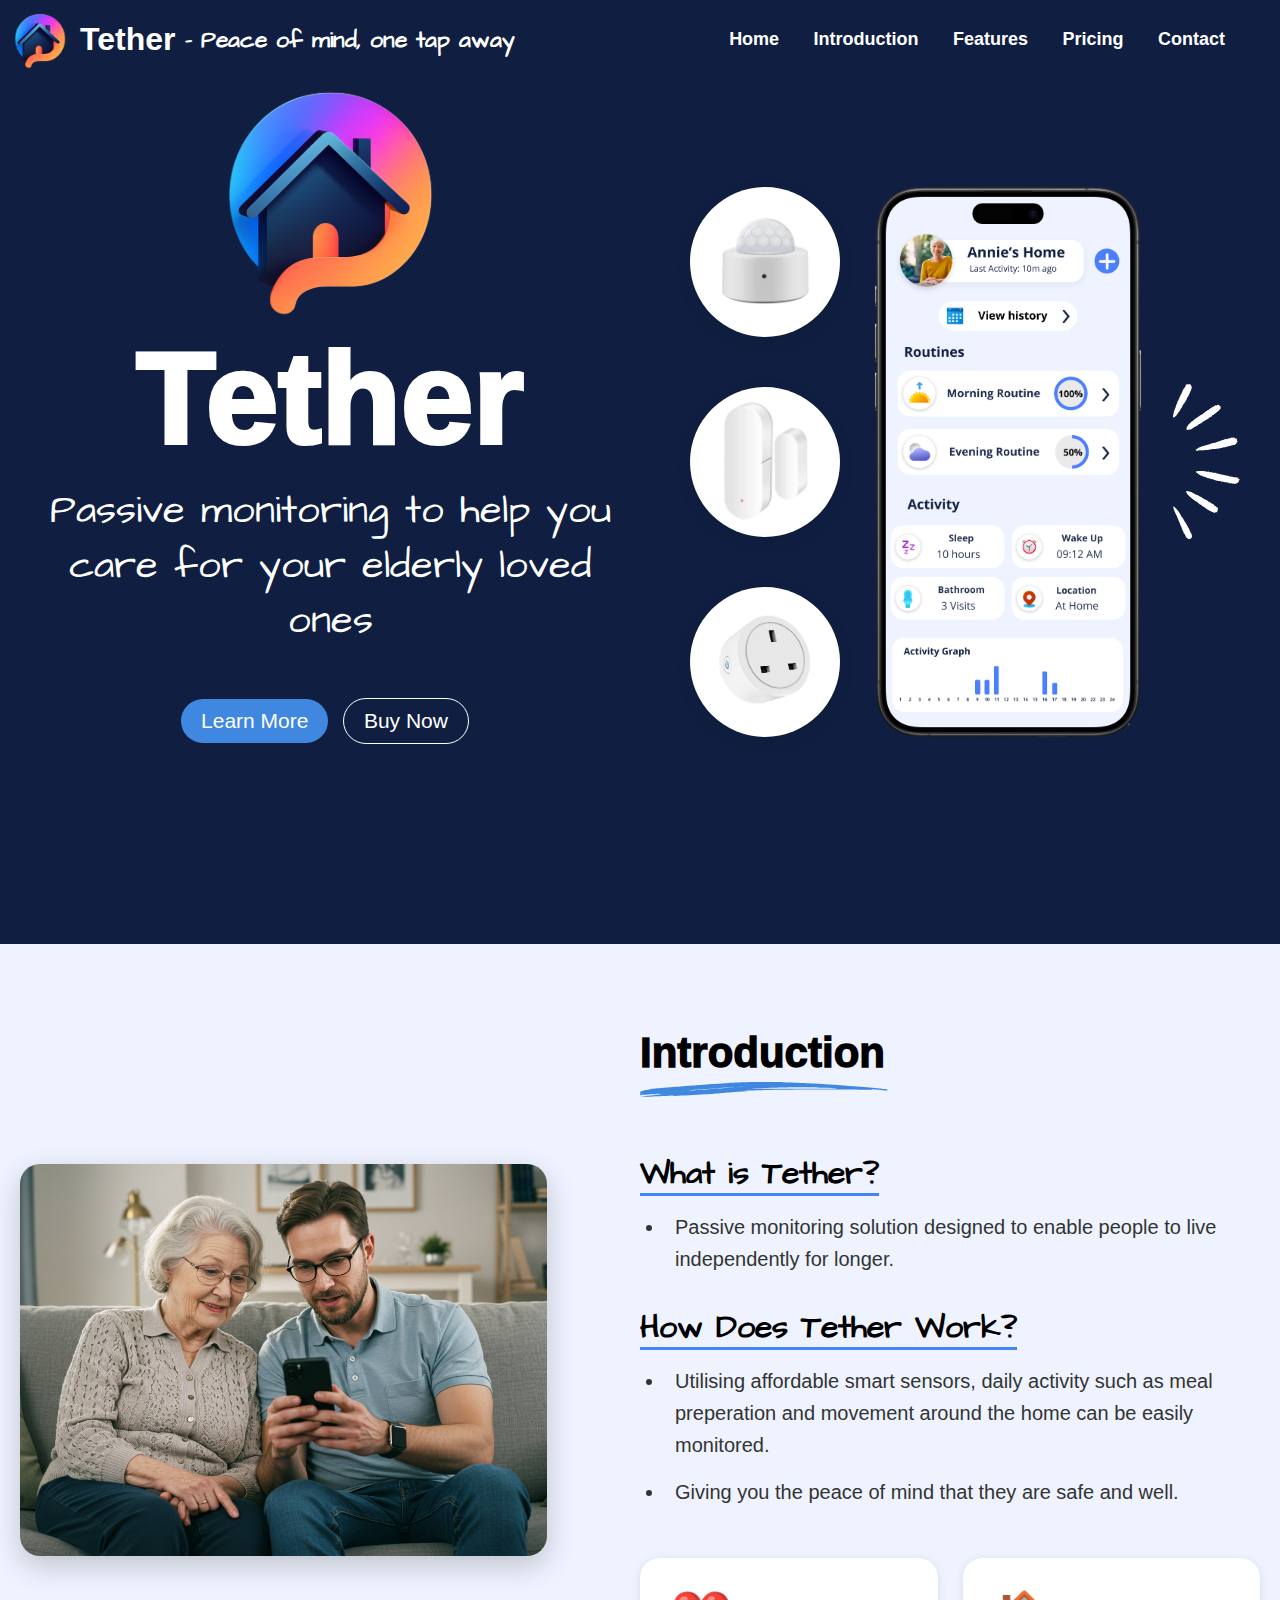
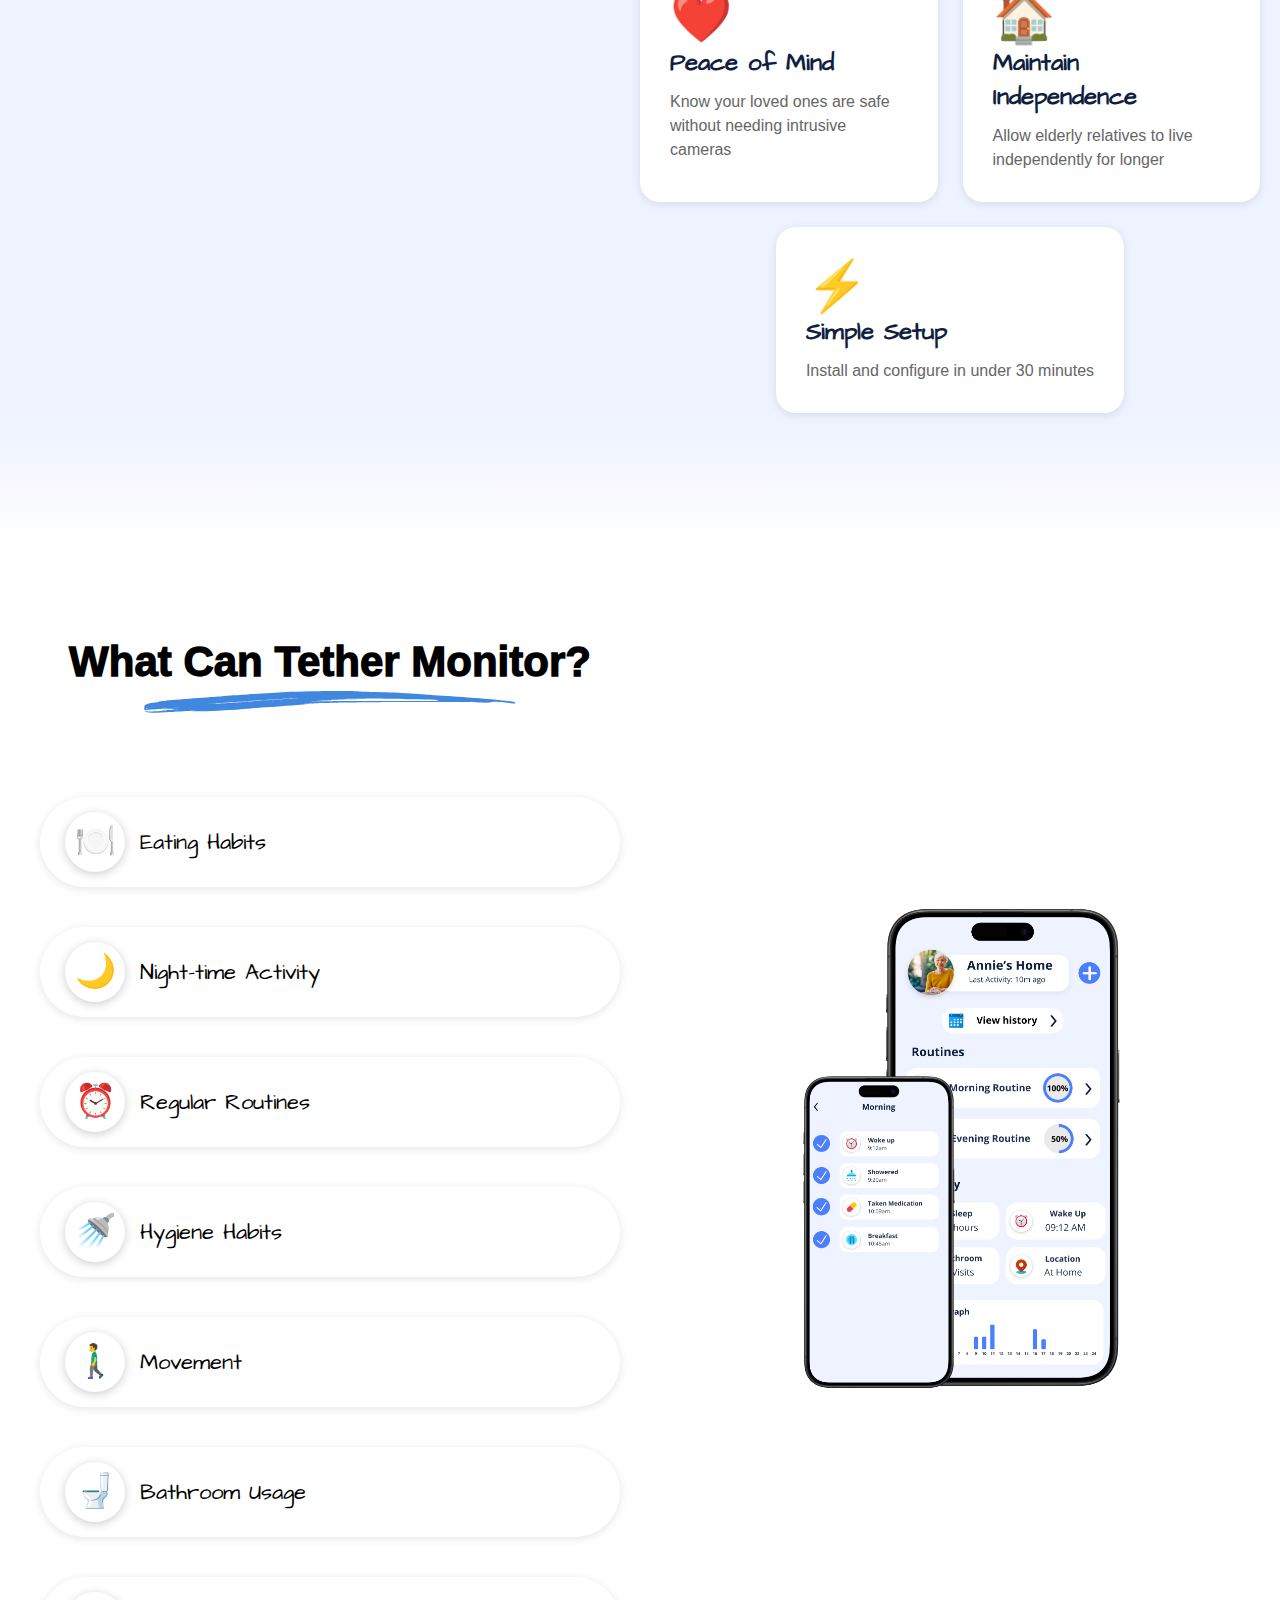
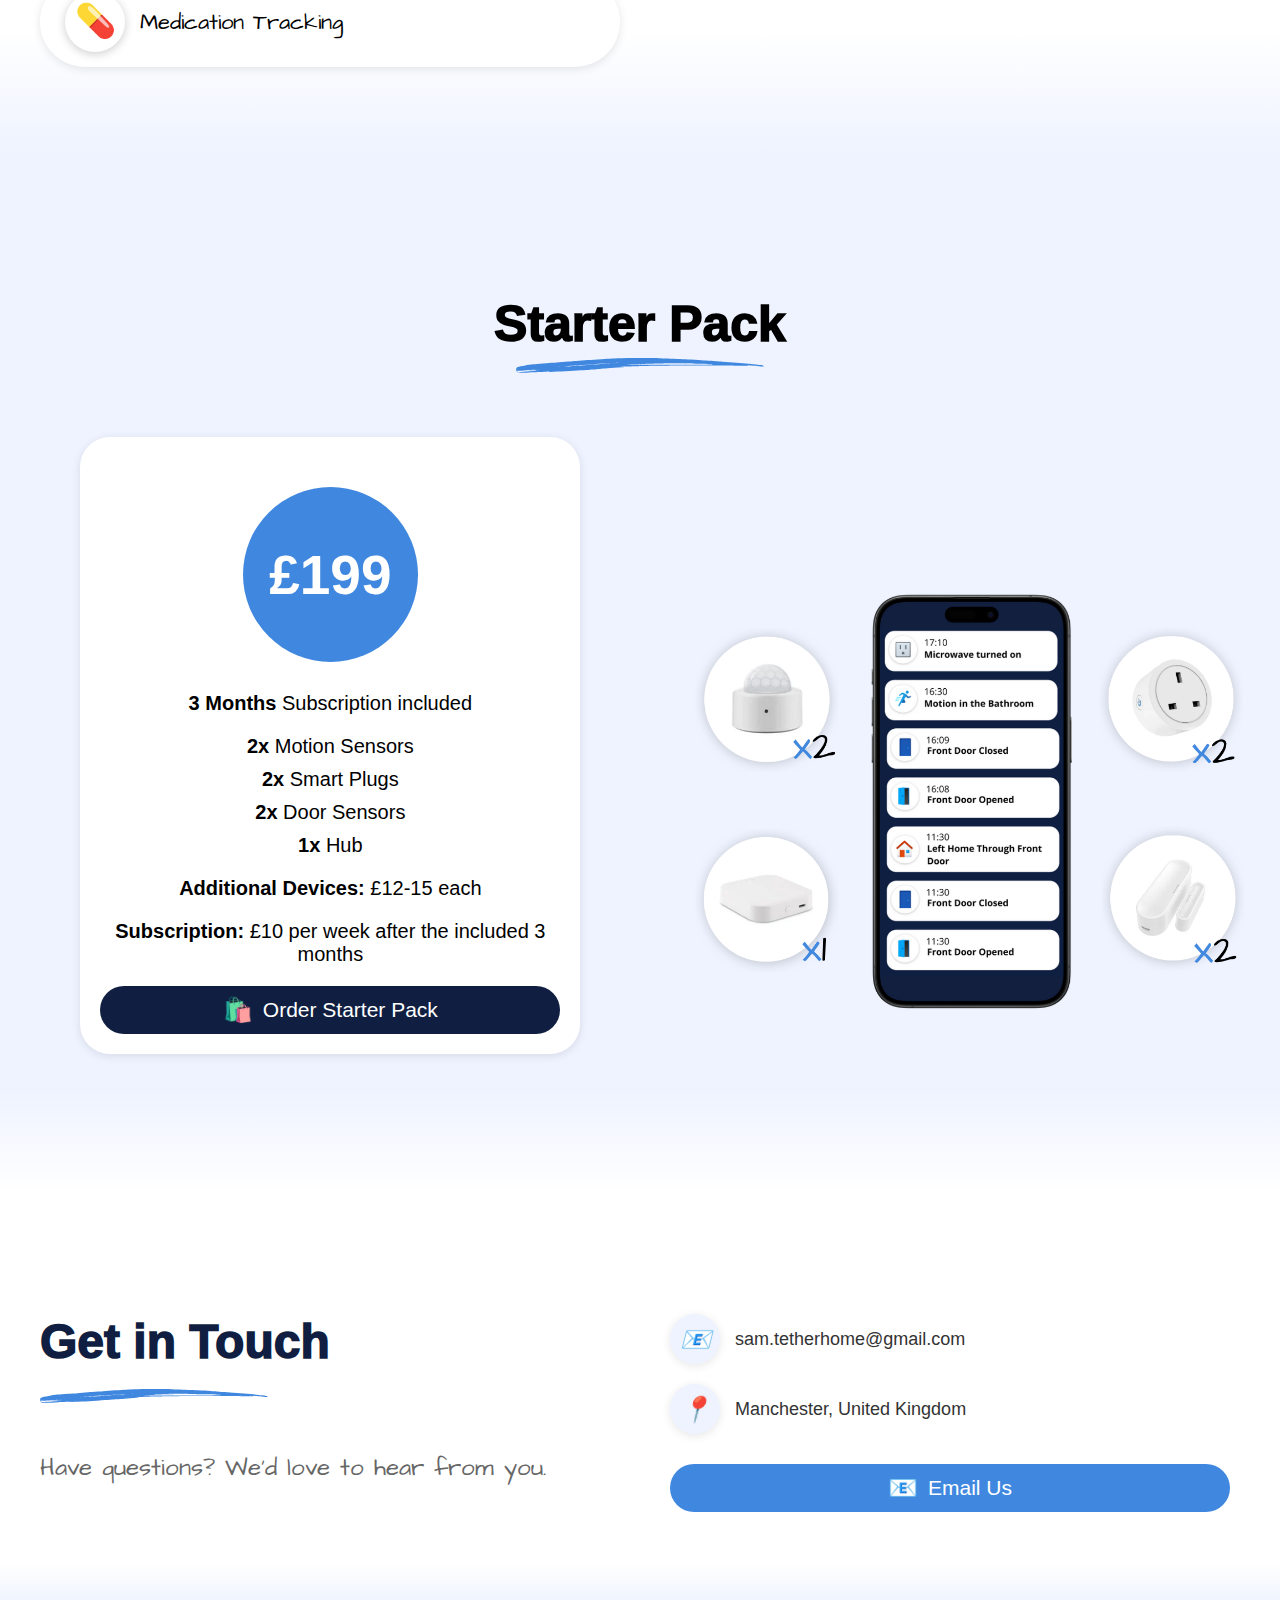
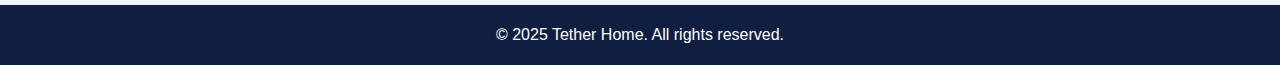
<file: index.html>
<!DOCTYPE html>
<html lang="en">
<head>
  <meta charset="UTF-8">
  <meta name="viewport" content="width=device-width, initial-scale=1.0">
  <meta charset="UTF-8">
  <meta name="viewport" content="width=device-width, initial-scale=1.0">
  
  <!-- Add SEO meta tags -->
  <meta name="description" content="Tether - A passive monitoring solution helping elderly loved ones live independently. Smart sensors for peace of mind, one tap away.">
  <meta name="keywords" content="elderly monitoring, senior care, smart home, independent living, elderly care, remote monitoring, senior safety">
  <meta name="author" content="Tether Home">
  
  <!-- Open Graph meta tags for social sharing -->
  <meta property="og:title" content="Tether - Peace of Mind, One Tap Away">
  <meta property="og:description" content="Help your elderly loved ones live independently with smart home monitoring.">
  <meta property="og:image" content="https://tetherhome.co.uk/assets/tether-og-image.png">
  <meta property="og:url" content="https://tetherhome.co.uk">
  <meta property="og:type" content="website">
  
  <!-- Twitter Card meta tags -->
  <meta name="twitter:card" content="summary_large_image">
  <meta name="twitter:title" content="Tether - Peace of Mind, One Tap Away">
  <meta name="twitter:description" content="Help your elderly loved ones live independently with smart home monitoring.">
  <meta name="twitter:image" content="https://tetherhome.co.uk/assets/tether-og-image.png">
  
  <!-- Canonical URL -->
  <link rel="canonical" href="https://tetherhome.co.uk">
  <link rel="icon" type="image/png" href="assets/favicon.png">
  <link rel="preconnect" href="https://fonts.googleapis.com">
  <link rel="preconnect" href="https://fonts.gstatic.com" crossorigin>
  <link href="https://fonts.googleapis.com/css2?family=Architects+Daughter&display=swap" rel="stylesheet">
  <title>Tether - Peace of Mind, One Tap Away | Elderly Care Monitoring</title>
  <link rel="stylesheet" href="style.css">
  <script defer src="script.js"></script>
  <!-- Google tag (gtag.js) -->
  <script async src="https://www.googletagmanager.com/gtag/js?id=G-RD9FTXMR1Q"></script>
  <script>
    window.dataLayer = window.dataLayer || [];
    function gtag(){dataLayer.push(arguments);}
    gtag('js', new Date());

    gtag('config', 'G-RD9FTXMR1Q');
  </script>
</head>
<body>

  <!-- Navigation -->
  <header role="banner">
    <div class="logo">
      <img src="assets/tether-transparent.png" alt="Tether Logo" class="main-logo">
      <h1>Tether</h1>
      <h2> - Peace of mind, one tap away</h2>
    </div>
    <div class="burger-menu">
        <div class="burger-line"></div>
        <div class="burger-line"></div>
        <div class="burger-line"></div>
    </div>
    <nav>
      <ul class="nav-links">
        <li><a href="#home">Home</a></li>
        <li><a href="#introduction">Introduction</a></li>
        <li><a href="#features">Features</a></li>
        <li><a href="#pricing">Pricing</a></li>
        <li><a href="#contact">Contact</a></li>
      </ul>
    </nav>
  </header>

  <main role="main">
    <!-- Home Section -->
    <section id="home" aria-label="Home">
      <div class="home-container">
        <div class="home-left">
          <img src="assets/tether-transparent.svg" alt="Tether Logo" class="main-logo">
          <h1>Tether</h1>
          <!-- <p class="tagline">Peace of mind, one tap away</p> -->
          <p class="tagline">Passive monitoring to help you care for your elderly loved ones</p>
          <div class="cta-buttons">
              <a href="#introduction" class="btn btn-primary">Learn More</a>
              <a href="#pricing" class="btn btn-secondary">Buy Now</a>
          </div>
        </div>
        <div class="home-right">
          <div class="sensor-circles">
              <div class="sensor-circle">
                  <img src="assets/motion-sensor.png" alt="Motion Sensor">
              </div>
              <div class="sensor-circle">
                  <img src="assets/door-sensor.png" alt="Door Sensor">
              </div>
              <div class="sensor-circle">
                  <img src="assets/smart-plug.png" alt="Smart Plug">
              </div>
          </div>
          <img src="assets/home-mock.png" alt="Tether App Preview" class="app-preview">
          <img src="assets/emphasis-lines.svg" alt="Tether Logo" class="lines">
        </div>
      </div>
    </section>

    <section id="introduction" aria-label="Introduction">
      <div class="intro-content">
          <div class="intro-content-left">
              <img src="assets/intro-image.jpg" alt="App Preview" class="intro-image">
          </div>
          <div class="intro-content-right">
              <div class="title-container">
                  <h2 class="intro-title">Introduction</h2>
                  <img src="assets/title-line.svg" alt="lines" class="title-line">
              </div>
              <h3 class="intro-subtitle">What is Tether?</h3>
              <ul class="intro-list">
                  <li>Passive monitoring solution designed to enable people to live independently for longer.</li>
              </ul>
              <h3 class="intro-subtitle">How Does Tether Work?</h3>
              <ul class="intro-list">
                  <li>Utilising affordable smart sensors, daily activity such as meal preperation and movement around the home can be easily monitored.</li>
                  <li>Giving you the peace of mind that they are safe and well.</li>
              </ul>
              <div class="benefits-grid">
                  <div class="benefit-card">
                      <div class="benefit-icon">❤️</div>
                      <div class="text-content">
                          <h4>Peace of Mind</h4>
                          <p>Know your loved ones are safe without needing intrusive cameras</p>
                      </div>
                  </div>
                  <div class="benefit-card">
                      <div class="benefit-icon">🏠</div>
                      <div class="text-content">
                          <h4>Maintain Independence</h4>
                          <p>Allow elderly relatives to live independently for longer</p>
                      </div>
                  </div>
                  <div class="benefit-card">
                      <div class="benefit-icon">⚡</div>
                      <div class="text-content">
                          <h4>Simple Setup</h4>
                          <p>Install and configure in under 30 minutes</p>
                      </div>
                  </div>
              </div>
            </div>
      </div>
    </section>

    <!-- Features Section -->
    <section id="features" aria-label="Features">
      <div class="features-container">
        <div class="features-left">
            <div class="title-container">
                <h2 class="intro-title">What Can Tether Monitor?</h2>
                <img src="assets/title-line.svg" alt="lines" class="features-title-line">
            </div>
            <ul>
                <li data-icon="🍽️">Eating Habits</li>
                <li data-icon="🌙">Night-time Activity</li>
                <li data-icon="⏰">Regular Routines</li>
                <li data-icon="🚿">Hygiene Habits</li>
                <li data-icon="🚶‍♂️">Movement</li>
                <li data-icon="🚽">Bathroom Usage</li>
                <li data-icon="💊">Medication Tracking</li>
            </ul>
        </div>
        <div class="features-right">
            <img src="assets/double-mock.png" alt="double-mock" class="double-mock">
        </div>
      </div>
      
    </section>
  <!--
    <section id="sensors">
      <div class="sensors-container">
          <div class="sensors-left">
              <img src="assets/sensor-diagram.jpg" alt="Sensor Diagram" class="sensors-diagram">
          </div>
          <div class="sensors-right">
              <div class="title-container centre">
                  <h2 class="intro-title">The Sensors</h2>
                  <img src="assets/title-line.svg" alt="lines" class="title-line">
              </div>
              <div class="sensor-features">
                  <div class="sensor-feature">
                      <div class="feature-icon">£</div>
                      <p>Each device costs between £12 and £15</p>
                  </div>
                  <div class="sensor-feature">
                    <div class="feature-icon">
                        <img src="assets/matter-logo.png" alt="Download Icon" class="feature-icon-img">
                    </div>
                    <p>Uses the latest smart home protocol, 'Matter', enabling seamless pairing</p>
                </div>
                <div class="sensor-feature">
                  <div class="feature-icon">
                      <img src="assets/globe-icon.png" alt="Globe Icon" class="feature-icon-img">
                  </div>
                  <p>Reliable off-the-shelf sensors, no custom hardware</p>
              </div>
              </div>
          </div>
      </div>
    </section> -->


    <!-- Pricing Section -->
    <section id="pricing" aria-label="Pricing">
      
      <div class="title-container">
        <h2 class="intro-title">Starter Pack</h2>
        <img src="assets/title-line.svg" alt="lines" class="title-line">
      </div>
      <div class="pricing-container">

        <div class="pricing-left">
          
          <div class="price-text-container">
            <div class="price-circle">
              <span class="amount">£199</span>
            </div>
            <div class="pricing-text">
              <p><strong>3 Months</strong> Subscription included</p>
              <ul>
                <li><strong>2x</strong> Motion Sensors</li>
                <li><strong>2x</strong> Smart Plugs</li>
                <li><strong>2x</strong> Door Sensors</li>
                <li><strong>1x</strong> Hub</li>
              </ul>
              <p><strong>Additional Devices:</strong> £12-15 each</p>
              <p><strong>Subscription:</strong> £10 per week after the included 3 months</p>
              <a href="mailto:sam.tetherhome@gmail.com?subject=Tether%20Starter%20Pack%20Order&body=Hi%2C%0D%0A%0D%0AI'd%20like%20to%20order%20a%20Tether%20Starter%20Pack.%0D%0A%0D%0APlease%20contact%20me%20to%20arrange%20payment%20and%20delivery.%0D%0A%0D%0ABest%20regards" class="btn btn-primary buy-btn">
                  <span class="bag-icon">🛍️</span>
                  Order Starter Pack
              </a>
            </div>
          </div>
        </div>


        <div class="pricing-right">
          <img src="assets/pricing-diagram.jpg" alt="Pricing Diagram" class="pricing-diagram">
        </div>
      </div>
    
    </section>

  <!-- Contact Section -->
  <section id="contact" aria-label="Contact">
    <div class="contact-container">
      <div class="contact-left">
        <div class="title-container">
          <h2 class="contact-title">Get in Touch</h2>
          <img src="assets/title-line.svg" alt="lines" class="title-line">
        </div>
        <p class="contact-subtitle">Have questions? We'd love to hear from you.</p>
      </div>
      <div class="contact-right">
        <div class="contact-info">
          <div class="contact-info-item">
            <i>📧</i>
            <p>sam.tetherhome@gmail.com</p>
          </div>
          <div class="contact-info-item">
            <i>📍</i>
            <p>Manchester, United Kingdom</p>
          </div>
        </div>
        <a href="mailto:sam.tetherhome@gmail.com?subject=Tether%20Contact%20Us&body=Hi%2C%0D%0A%0D%0A%5BYour%20message%20here%5D%0D%0A%0D%0ABest%20regards%2C%0D%0A%5BYour%20name%5D" class="btn btn-primary contact-btn">
          <span class="email-icon">📧</span>
          Email Us
        </a>
      </div>
    </div>
  </section>
  </main>

  <!-- Footer -->
  <footer role="contentinfo">
    <p>&copy; 2025 Tether Home. All rights reserved.</p>
  </footer>

</body>
</html>
</file>
<file: style.css>
/* Reset and Base Styles */
body {
    font-family: 'Open Sans', sans-serif;
    margin: 0;
    padding: 0;
    text-align: center;
    background-color: #ffffff;
    scroll-behavior: smooth;
}

ul {
    list-style-type: none;
    padding: 0;
}

ul li {
    font-size: 18px;
    margin: 10px 0;
}

/* Header and Navigation */
header {
    background: #101F41;
    color: white;
    position: sticky;
    padding: 0 10px; 
    top: 0;
    width: 100%;
    z-index: 1000;
    display: flex;
    justify-content: space-between;
    align-items: center;
    flex-wrap: wrap;
}

header .logo {
    margin: 0;
    display: flex;
    align-items: center;
    gap: 10px;
    justify-content: center;
}

header .main-logo {
    width: 60px;
}

header h2 {
    font-size: 23px;
    font-family: 'Architects Daughter', cursive;
}

nav ul {
    list-style: none;
    padding: 0;
    padding-right: 30px;
    margin: 0;
}

nav ul li {
    display: inline-block;
    margin: 0 15px;
}

nav ul li a {
    color: white;
    text-decoration: none;
    font-weight: bold;
}

/* Common Section Styles */
section {
    padding: 100px 20px;
}

.btn {
    display: inline-block;
    padding: 10px 20px;
    background: #4088DF;
    color: white;
    text-decoration: none;
    margin-top: 10px;
    margin-right: 10px;
    border-radius: 40px;
    font-size: 21px;
}

.btn-secondary {
  border: 1px solid #ffffff;
  background-color: #101F41;
}
/* Common Title Styles */
.intro-title {
    font-size: 42px;
    margin-bottom: 5px;
    color: 'black';
    position: relative;
    font-weight: 1000;
}

.title-line {
    max-width: 40%;
    height: auto;
    margin-bottom: 20px;
}

.intro-subtitle {
    font-size: 32px;
    margin: 30px 0 15px 0;
    font-family: 'Architects Daughter', cursive;
    text-decoration: underline;
    text-decoration-color: #4285f4;
    text-decoration-thickness: 3px;
    text-underline-offset: 10px;
}

/* Home Section */
#home {
    background: #101F41;
    color: white;
    min-height: 80vh;
    display: flex;
    align-items: center;
    justify-content: center;
    padding-top: 0;
}

.home-container {
    display: flex;
    align-items: center;
    justify-content: space-between;
    max-width: 1500px;
    margin: 0 auto;
    padding: 0 20px;
    gap: 40px;
}

.home-left {
    flex: 1;
    padding-bottom: 100px;
}

.home-left h1 {
    font-size: 130px;
    font-weight: 1000;
    margin: 0;
    color: white;
}

.tagline {
    font-size: 40px;
    font-family: 'Architects Daughter', cursive;
    margin-top: 10px;
}

.tagline-sub {
    font-size: 30px;
    margin-top: 10px;
}

.home-right {
    flex: 1;
    display: flex;
    justify-content: right;
    align-items: center;
    position: relative;
}

.app-preview {
    max-width: 50%;
    height: auto;
}

.lines {
    padding-left: 20px;
    max-width: 15%;
    height: auto;
}

.sensor-circles {
    position: absolute;
    left: 30px;
    top: 50%;
    transform: translateY(-50%);
    display: flex;
    flex-direction: column;
    gap: 50px;
    z-index: 2;
}

.sensor-circle {
    width: 150px;
    height: 150px;
    background: white;
    border-radius: 50%;
    display: flex;
    align-items: center;
    justify-content: center;
    box-shadow: 0 4px 15px rgba(0, 0, 0, 0.1);
    transition: transform 0.3s ease;
}

.sensor-circle:hover {
    transform: scale(1.1);
}

.sensor-circle img {
    width: 90%;
    height: 90%;
    object-fit: contain;
}

/* Introduction Section */
#introduction {
    background: linear-gradient(180deg, #EEF3FF 90%, #ffffff 100%);
    text-align: left;
    padding: 0px 20px;
    padding-top: 50px;
    padding-bottom: 130px;
}

.intro-content {
    margin: 0 auto;
    display: flex;
    justify-content: space-between;
    position: relative;
    max-width: 1500px;
}

.intro-content-left {
    flex: 1;
}

.intro-content-right {
    flex: 1;
}

.intro-content p {
    font-size: 20px;
    line-height: 1.6;
    color: #333;
    margin-bottom: 30px;
}

.intro-image {
    margin-top: 170px;
    max-width: 85%;
    max-height: auto;
    height: auto;
    border-radius: 20px;
    box-shadow: 0 10px 30px rgba(0, 0, 0, 0.2);
}

/* Default 3-column layout */
.benefits-grid {
    display: grid;
    grid-template-columns: repeat(3, 1fr);
    gap: 30px;
    margin-top: 50px;
}

/* At 1400px, change to 2-column layout */
@media (max-width: 1400px) {
    .benefits-grid {
        grid-template-columns: repeat(2, 1fr);
        gap: 25px;
    }

    /* Make the last card take full width */
    .benefit-card:last-child {
        grid-column: 1 / -1;
        max-width: 400px;
        margin: 0 auto;
    }
}

/* At 1200px, change to single column */
@media (max-width: 1200px) {
    .benefits-grid {
        grid-template-columns: 1fr;
        gap: 20px;
    }

    /* Reset the last card styling */
    .benefit-card:last-child {
        grid-column: auto;
        max-width: none;
        margin: 0;
    }

    /* Header Mobile Styles */
    header {
        flex-direction: row;
        padding: 10px;
        justify-content: flex-start;
        position: sticky;
        top: 0;
    }

    .logo {
        margin-right: auto;
        padding-left: 10px;
    }

    nav {
        position: absolute;
        top: 100%;
        left: 0;
        width: 100%;
        background: #101F41;
        display: none;
        box-shadow: 0 4px 8px rgba(0, 0, 0, 0.1);
    }

    nav.active {
        display: block;
    }

    nav ul {
        width: 100%;
        text-align: center;
        margin: 0;
        padding: 10px 0;
    }

    nav ul li {
        display: block;
        margin: 13px 0;
        font-size: 23px;
        font-family: 'Architects Daughter', cursive;
    }

    /* Show burger menu */
    .burger-menu {
        display: block;
        position: absolute;
        right: 20px;
        top: 20px;
    }

    header h2 {
        display: none;
    }
}

.benefit-card {
    background: #ffffff;
    padding: 30px;
    border-radius: 20px;
    box-shadow: 0 2px 10px rgba(0, 0, 0, 0.1);
    transition: transform 0.3s ease;
    align-items: center;
    gap: 20px;
    text-align: left;
}

.benefit-card:hover {
  transform: translateY(-10px);
}

.benefit-icon {
    font-size: 50px;
    margin-bottom: 0;
    flex-shrink: 0;
}

.benefit-card .text-content {
    flex: 1;
}

.benefit-card h4 {
    font-size: 24px;
    margin: 0 0 10px 0;
    color: #101F41;
    font-family: 'Architects Daughter', cursive;
}

.benefit-card p {
  font-size: 16px;
  line-height: 1.5;
  color: #666;
  margin: 0;
}

/* Features Section */
#features {
    background: linear-gradient(180deg, #ffffff 90%, #EEF3FF 100%);
    padding: 60px 20px;
    margin: 0 auto;
}

.features-container {
    margin: 0 auto;
    display: flex;
    justify-content: space-between;
    position: relative;
    max-width: 1500px;
}

.features-left {
    flex: 1;
}

.features-right {
    flex: 1;
    display: flex;
    align-items: center;
    justify-content: center;
}

.features-title-line {
    max-width: 60%;
    height: auto;
    margin-bottom: 20px;
}

/* #features h2 {
    font-size: 40px;
    margin-bottom: 15px;
    font-weight: 1000;
    position: relative;
} */

#features ul {
    display: grid;
    grid-template-columns: repeat(auto-fit, minmax(300px, 1fr));
    gap: 20px;
    padding: 0 20px;
    margin-top: 50px;
}

#features li {
    background: #ffffff;
    padding: 15px 25px;
    border-radius: 50px;
    font-size: 22px;
    font-weight: 400;
    margin: 10px 0;
    display: flex;
    align-items: center;
    gap: 15px;
    box-shadow: 0 2px 10px rgba(0, 0, 0, 0.1);
    transition: transform 0.2s;
    font-family: 'Architects Daughter', cursive;
}

#features li::before {
    content: attr(data-icon);
    display: flex;
    align-items: center;
    justify-content: center;
    min-width: 60px;
    height: 60px;
    background: #ffffff;
    box-shadow: 0 2px 10px rgba(0, 0, 0, 0.2);
    border-radius: 50%;
    font-size: 33px;
}

#features li:hover {
    transform: translateY(-7px);
}

.double-mock {
    max-width: 70%;
    height: auto;
    margin: 0 auto;
}

/* Sensors Section */
#sensors {
    padding: 0;
    background: white;
    background: linear-gradient(180deg, #ffffff 80%, #EEF3FF 100%);
}

.sensors-container {
    margin: 0 auto;
    display: flex;
    justify-content: space-between;
    gap: 40px;
}

.sensors-left {
    flex: 0.4;
    background: #4088DF;
    padding: 40px;
}

.sensors-right {
    flex: 0.6;
    text-align: left;
    padding-left: 80px;
}

.sensors-diagram {
    width: auto;
    max-height: 750px;
    height: auto;
}

.sensor-features {
    margin: 8%;
    margin-top: 50px;
}

.sensor-feature {
    display: flex;
    align-items: center;
    gap: 50px;
    margin-bottom: 60px;
}

.feature-icon {
    width: 90px;
    height: 90px;
    background: white;
    border-radius: 50%;
    display: flex;
    align-items: center;
    justify-content: center;
    box-shadow: 0 2px 10px rgba(0, 0, 0, 0.1);
    padding: 15px;
    font-size: 40px;
}

.feature-icon-img {
    width: 100%;
    height: 100%;
    object-fit: contain;
}

.sensor-feature p {
    font-size: 25px;
    margin: 0;
    flex: 1;
}

/* Pricing Section */
#pricing {
    background: linear-gradient(180deg, #EEF3FF 90%, #ffffff 100%);
}

#pricing h2 {
    font-size: 50px;
}

#pricing .title-line {
  max-width: 20%;
}

.pricing-container {
    margin: 0 auto;
    display: flex;
    justify-content: space-between;
    align-items: center;
    max-width: 1500px;
    gap: 40px;
}

#pricing .title-container {
    max-width: 1500px;
    margin: 0 auto;
}

.pricing-left {
    flex: 0.75;
}

.pricing-right {
    flex: 0.7;
}

.pricing-diagram {
    width: 100%;
    height: auto;
    margin-top: 120px;
}

.price-text-container {
    background-color: #ffffff;
    padding: 20px;
    border-radius: 30px;
    box-shadow: 0 2px 10px rgba(0, 0, 0, 0.1);
    width: 100%;
    margin: 40px auto;
    max-width: 500px;
}

.price-circle {
    width: 175px;
    height: 175px;
    background: #4088DF;
    border-radius: 50%;
    display: flex;
    align-items: center;
    justify-content: center;
    color: white;
    margin: 30px auto;
    position: relative;
}

.price-circle .amount {
    font-size: 55px;
    font-weight: bold;
}

.pricing-text p {
    font-size: 20px;
}

.pricing-text li {
    font-size: 20px;
}

.buy-btn {
    background: #101F41;
    display: flex;
    align-items: center;
    justify-content: center;
    gap: 10px;
    margin: auto;
}

.bag-icon {
    font-size: 24px;
}

/* Contact Section */
#contact {
    background: linear-gradient(180deg, #ffffff 90%, #EEF3FF 100%);
    padding: 80px 20px;
}

.contact-container {
    max-width: 1200px;
    margin: 0 auto;
    display: flex;
    justify-content: space-between;
    gap: 60px;
}

.contact-left {
    flex: 1;
    text-align: left;
}

.contact-right {
    flex: 1;
    text-align: left;
}

.contact-title {
    font-size: 48px;
    margin-bottom: 20px;
    font-weight: 1000;
    color: #101F41;
}

.contact-subtitle {
    font-size: 24px;
    margin-bottom: 40px;
    color: #666;
    font-family: 'Architects Daughter', cursive;
}

.contact-info {
    margin-top: 40px;
}

.contact-info-item {
    display: flex;
    align-items: center;
    gap: 15px;
    margin-bottom: 20px;
}

.contact-info-item i {
    width: 50px;
    height: 50px;
    background: #EEF3FF;
    border-radius: 50%;
    display: flex;
    align-items: center;
    justify-content: center;
    font-size: 25px;
    box-shadow: 0 2px 10px rgba(0, 0, 0, 0.1);
}

.contact-info-item p {
    margin: 0;
    font-size: 18px;
    color: #333;
    line-height: 1.4;
}

.contact-btn {
    background: #4088DF;
    margin-top: 30px;
    display: flex;
    align-items: center;
    justify-content: center;
    gap: 10px;
}

.email-icon {
    font-size: 24px;
}

/* Footer */
footer {
    background: #101F41;
    color: white;
    padding: 5px;
    text-align: center;
}

/* Media Queries */
@media (max-width: 1200px) {
  .home-container,
  .intro-content,
  .pricing-container,
  .contact-container {
      max-width: 95%;
      padding: 0 15px;
  }

  /* Home Section */
  .home-left h1 {
      font-size: 80px;
  }

  .home-left .tagline {
    font-size: 30px;
  }

  .lines {
    display: none;
  }

  .app-preview {
    width: 50%;
  }

  .sensor-circle {
    width: 100px;
    height: 100px;
  }

  .sensor-circle {
    width: 110px;
    height: 110px;
  }

  /* Introduction Section */
  .intro-content {
    display: block
  }

  .intro-image {
    margin-top: 10px;
    width: 70%;
  }

  .benefits-grid {
    grid-template-columns: repeat(2, 1fr);
    gap: 20px;
  }


}

@media (max-width: 992px) {
  /* Features adjustments */
  #features {
      flex-direction: column;
      gap: 40px;
  }

  .features-right {
      text-align: center;
      display: flex;
      align-items: center;
      justify-content: center;
  }

  .double-mock {
      max-width: 50%;
      margin: 0 auto;
  }

  /* Pricing adjustments */
  .pricing-container {
      flex-direction: column;
  }

  .pricing-left {
    order: 2;
  }

  .pricing-right {
    order: 1;
    padding-right: 0;
  }

  .pricing-diagram {
      max-width: 70%;
      margin: 40px auto;
  }

  /* Introduction adjustments */
  .intro-content {
      flex-direction: column;
  }

  .triple-mock {
      max-width: 70%;
      margin: 0 auto;
      padding-top: 40px;
  }
  .benefits-grid {
    grid-template-columns: repeat(2, 1fr);
    gap: 20px;
}

  /* Make the last card take full width */
  .benefit-card:last-child {
      grid-column: 1 / -1;
      max-width: 400px;
      margin: 0 auto;
  }
}

@media (max-width: 768px) {
  /* Reset container widths */
  .home-container,
  .intro-content,
  .features-container,
  .sensors-container,
  .pricing-container,
  .contact-container {
      width: 100%;
      max-width: 100%;
      padding: 0 10px;
      margin: 0;
  }

  header {
      width: 100%;
      padding: 10px 20px;
      position: sticky;
      top: 0;
  }

  /* Home section mobile layout */
  #home {
      min-height: auto;
      padding-top: 0;
  }

  .home-container {
      flex-direction: column;
      gap: 30px;
  }

  .home-left {
      order: 1;
      padding: 0;
  }


  .home-right {
      order: 2;
      flex-direction: column;
      align-items: center;
      justify-content: center;
      width: 100%;
  }

  .cta-buttons {
    display: none;
  }

  .tagline {
    font-size: 25px;
    text-align: left;
  }

  .app-preview {
      max-width: 70%;
  }

  #introduction {
    padding-bottom: 90px;
  }


  /* Features section */
  #features {
      padding: 0px 20px;
  }

  #features ul {
      padding: 0;
      margin: 20px 0;
  }

  /* Sensors section */
  .sensors-container {
      padding: 0;
  }

  .sensors-left {
      margin: 0;
      padding: 20px;
  }

  .sensors-right {
      padding: 20px;
  }


  /* Contact section */
  .contact-container {
      flex-direction: column;
      gap: 30px;
      padding: 20px;
  }

  .contact-left, 
  .contact-right {
      width: 100%;
      text-align: center;
  }

  .contact-info {
      margin-top: 20px;
      margin-bottom: 50px;
  }

  .contact-info-item {
      justify-content: center;
  }

  .contact-title {
      text-align: center;
  }

  .contact-subtitle {
      text-align: center;
  }

  #contact .title-container {
      display: flex;
      flex-direction: column;
      align-items: center;
  }

  /* Remove any fixed widths on images */
  img {
      max-width: 100%;
      height: auto;
  }

  /* Header Mobile Styles */
  header {
      flex-direction: row;
      padding: 10px;
      justify-content: flex-start;
      position: sticky;
      top: 0;
  }
  
  .logo {
      margin-right: auto;
      padding-left: 10px;
  }
  
  nav {
      position: absolute;
      top: 100%;
      left: 0;
      width: 100%;
      background: #101F41;
      display: none;
      box-shadow: 0 4px 8px rgba(0, 0, 0, 0.1);
  }
  
  nav.active {
      display: block;
  }
  
  nav ul {
      width: 100%;
      text-align: center;
      margin: 0;
      padding: 10px 0;
  }
  
  nav ul li {
      display: block;
      margin: 13px 0;
      font-size: 23px;
      font-family: 'Architects Daughter', cursive;
  }

  /* Section Mobile Styles */
  section {
      padding: 60px 15px;
  }

  /* Home Mobile Styles */
  .home-left {
      text-align: center;
      padding-bottom: 0;
      display: flex;
      flex-direction: column;
      order: 2;
  }
  
  .home-left .main-logo,
  .home-left h1 {
      display: none;
  }
  .cta-buttons {
    order: 3;
  }
  .tagline {
      font-size: 24px;
      margin-bottom: 20px;
      order: 1;
      text-align: left;
      font-size: 25px;
  }
  
  .cta-buttons {
      order: 2;
      margin-top: 0;
  }

  .lines {
      display: none;
  }

  /* Introduction Mobile Styles */

  .intro-image {
    margin-top: 0;
  }

  .intro-title {
      font-size: 36px;
  }
  
  .intro-subtitle {
      font-size: 24px;
  }
  
  .intro-content p {
      font-size: 16px;
  }

  .benefits-grid {
    grid-template-columns: 1fr;
    gap: 20px;
}

  /* Reset the last card styling */
  .benefit-card:last-child {
      grid-column: auto;
      max-width: none;
      margin: 0;
  }

  /* Features Mobile Styles */

  #features {
    padding-bottom: 20px
  }
  #features ul {
      grid-template-columns: 1fr;
      padding: 0;
      gap: 10px;
  }

  #features li {
      font-size: 18px;
      padding: 15px 15px;
  }

  #features .double-mock   {
    display: none;
  }

  /* Sensors Mobile Styles */
  .sensors-container {
      flex-direction: column;
      gap: 20px;
  }
  
  .sensors-left {
      width: 100%;
      padding: 20px;
  }

  .sensors-right {
      padding-left: 20px;
  }
  
  .sensor-feature {
      gap: 20px;
      margin-bottom: 30px;
  }

  .sensor-feature p {
      font-size: 16px;
  }

  .feature-icon {
      width: 60px;
      height: 60px;
      font-size: 30px;
  }

  /* Pricing Mobile Styles */
  #pricing {
    padding-top: 10px;
  }
  #pricing h2 {
    font-size: 35px;
    }
  .pricing-container {
    display: flex;
    flex-direction: column;
    }

    .pricing-left {
        margin-top: 0px;
        padding: 0px;
        flex: 1;
    }

    .pricing-right {
        padding-right: 0;
        margin-bottom: 30px;
        margin-top: 30px;
    }

    .pricing-diagram {
        max-width: 100%;
        margin: 0 auto;
        display: block;
    }

    .price-circle {
      width: 130px;
      height: 130px;
      margin: 10px auto;
    }

    .price-circle .amount {
      font-size: 38px;
    }

    .price-text-container {
        width: 100%;
        margin: 20px 0;
    }

  #pricing .title-line {
    max-width:50%;
  }

  .pricing-container {
    gap: 0px;
  }

  #pricing .buy-btn {
    margin-top: 35px;
    font-size: 18px;
  }

  /* Contact Mobile Styles */
  #contact {
    padding-top: 10px;
  }
  .contact-title {
      font-size: 36px;
      margin-bottom: 10px;
  }

  #contact .title-line {
    max-width: 80%;
  }

  .contact-subtitle {
      font-size: 25px;
      margin-bottom: 0px;
  }

  .contact-info-item {
      font-size: 20px;
  }

  .contact-info-item i {
      width: 40px;
      height: 40px;
      font-size: 20px;
  }

  /* Add burger menu styles */
  .burger-menu {
      display: block;
      position: absolute;
      right: 20px;
      top: 20px;
  }

  nav {
      width: 100%;
      display: none;
      transition: all 0.3s ease;
  }

  nav.active {
      display: block;
  }

  /* Burger animation classes */
  .burger-menu.active .burger-line:nth-child(1) {
      transform: rotate(45deg) translate(5px, 5px);
  }

  .burger-menu.active .burger-line:nth-child(2) {
      opacity: 0;
  }

  .burger-menu.active .burger-line:nth-child(3) {
      transform: rotate(-45deg) translate(7px, -6px);
  }

  /* Update existing mobile header styles */
  header {
      padding: 10px;
      position: sticky;
      top: 0;
  }

  .logo {
      margin-right: auto;
  }

  .sensor-circles {
      position: static;
      flex-direction: row;
      justify-content: center;
      gap: 20px;
      margin-bottom: 30px;
      transform: none;
      width: 100%;
  }

  .sensor-circle {
      width: 90px;
      height: 90px;
  }

  .sensor-circle img {
      width: 90%;
      height: 90%;
  }

  .app-preview {
      max-width: 70%;
  }

  .bag-icon {
      font-size: 20px;
  }

  .contact-btn {
      margin: 20px auto;
      font-size: 18px;
  }

  .email-icon {
      font-size: 20px;
  }
}

@media (max-width: 480px) {
  /* Very Small Screen Adjustments */
  h2 {
      font-size: 24px;
  }
  
  ul li {
      font-size: 16px;
  }

  .home-left h1 {
      font-size: 36px;
  }

  .tagline {
      font-size: 28px;
  }

  .intro-title {
      font-size: 30px;
  }

  .intro-subtitle {
      font-size: 25px;
  }

  #features li {
      font-size: 18px;
  }

  #features li::before {
    min-width: 55px;
    height: 50px;
    font-size: 30px;
    padding-top: 5px;
  }


  .sensor-feature p {
      font-size: 14px;
  }

  .price-text-container {
      padding: 15px;
      padding-bottom: 25px;
  }

  .pricing-text p,
  .pricing-text li {
      font-size: 16px;
  }

  .contact-info-item p {
      font-size: 17px;
  }
}

/* Handle Landscape Mode */
@media (max-height: 600px) and (orientation: landscape) {
  #home {
      min-height: auto;
      padding: 100px 20px;
  }

  .home-container {
      flex-direction: row;
  }

  .home-left h1 {
      font-size: 36px;
  }

  .app-preview {
      max-width: 50%;
  }
}

/* Move burger menu base styles near the top with other header styles */
.burger-menu {
    display: none;
    cursor: pointer;
    padding: 10px;
    z-index: 1001;
}

.burger-line {
    width: 25px;
    height: 3px;
    background-color: white;
    margin: 5px 0;
    transition: all 0.3s ease;
}

/* Update the 1200px media query */
@media (max-width: 1200px) {
    /* ... other 1200px styles ... */

    /* Navigation Mobile Styles */
    header {
        flex-direction: row;
        padding: 10px;
        justify-content: flex-start;
        position: sticky;
        top: 0;
        padding: 0;
    }
    
    .logo {
        margin-right: auto;
        padding-left: 10px;
    }
    
    nav {
        position: absolute;
        top: 100%;
        left: 0;
        width: 100%;
        background: #101F41;
        display: none;
        box-shadow: 0 4px 8px rgba(0, 0, 0, 0.1);
    }
    
    nav.active {
        display: block;
    }
    
    nav ul {
        width: 100%;
        text-align: center;
        margin: 0;
        padding: 10px 0;
    }
    
    nav ul li {
        display: block;
        margin: 13px 0;
        font-size: 23px;
        font-family: 'Architects Daughter', cursive;
    }

    /* Show burger menu */
    .burger-menu {
        display: block;
        position: absolute;
        right: 20px;
        top: 20px;
    }

    /* Burger animation classes */
    .burger-menu.active .burger-line:nth-child(1) {
        transform: rotate(45deg) translate(5px, 5px);
    }

    .burger-menu.active .burger-line:nth-child(2) {
        opacity: 0;
    }

    .burger-menu.active .burger-line:nth-child(3) {
        transform: rotate(-45deg) translate(7px, -6px);
    }
}

/* Remove all burger menu and navigation related styles from the 768px media query */

/* Add at the top after reset styles */
* {
    box-sizing: border-box;
}

.intro-list {
    list-style: disc;
    padding-left: 25px;
    margin: 15px 0;
}

.intro-list li {
    font-size: 20px;
    line-height: 1.6;
    color: #333;
    margin-bottom: 15px;
    padding-left: 10px;
}

@media (max-width: 768px) {
    .intro-list li {
        font-size: 16px;
        line-height: 1.5;
    }
}
</file>
